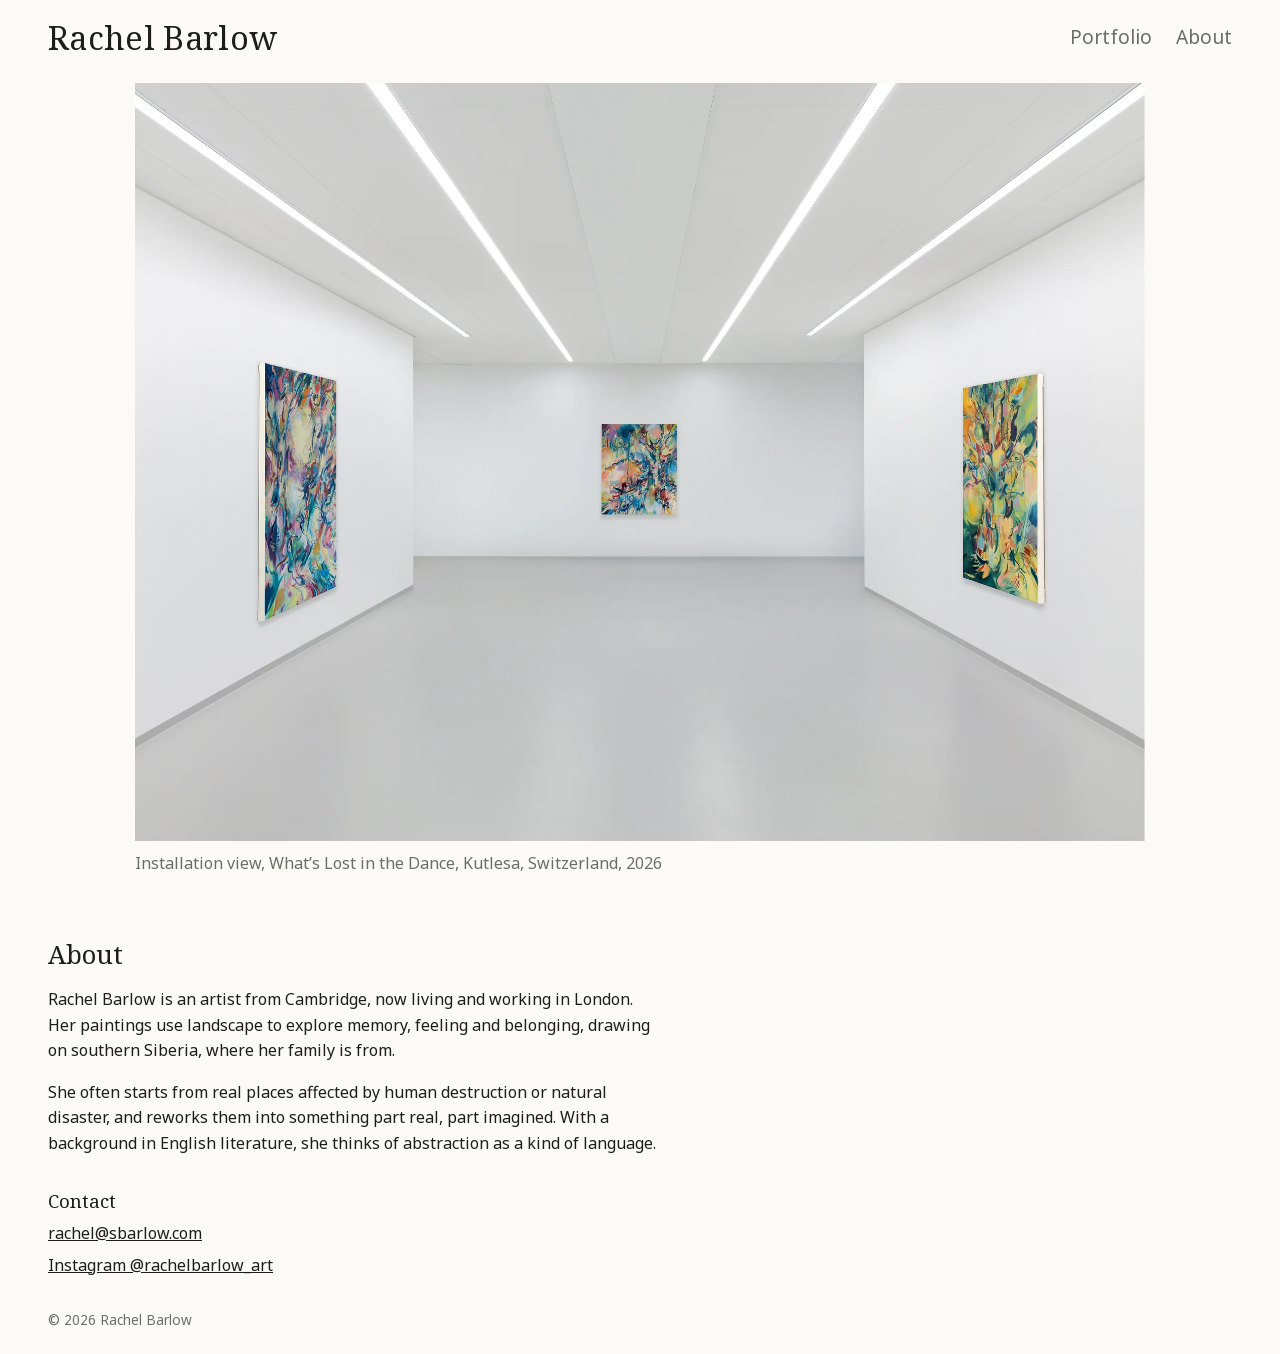
<file: index.html>
<!DOCTYPE html>
<html lang="en">
  <head>
    <meta charset="utf-8" />
    <meta name="viewport" content="width=device-width, initial-scale=1" />
    <title>Rachel Barlow</title>
    <meta name="description" content="The work of artist Rachel Barlow" />
    <link rel="icon" href="favicon.svg" type="image/svg+xml" />
    <link rel="apple-touch-icon" href="apple-touch-icon.png" />
    <link rel="preload" href="fonts/noto-sans.woff2" as="font" type="font/woff2" crossorigin />
    <link rel="preload" href="fonts/noto-serif.woff2" as="font" type="font/woff2" crossorigin />
    <link rel="stylesheet" href="css/style.css" />
    <script src="js/main.js" defer></script>
  </head>
  <body>
    <header class="site-header">
      <a class="site-name" href="./" data-site="name">Rachel Barlow</a>
      <nav>
        <a href="portfolio">Portfolio</a>
        <a href="#about">About</a>
      </nav>
    </header>

    <main>
      <section class="featured" aria-label="Featured work"></section>

      <section id="about" class="text-section">
        <h2>About</h2>
        <div data-site="about"></div>
        <h3>Contact</h3>
        <ul class="contact-links"></ul>
      </section>
    </main>

    <footer class="site-footer">
      <p>© <span data-year></span> <span data-site="name">Rachel Barlow</span></p>
    </footer>
  </body>
</html>
</file>
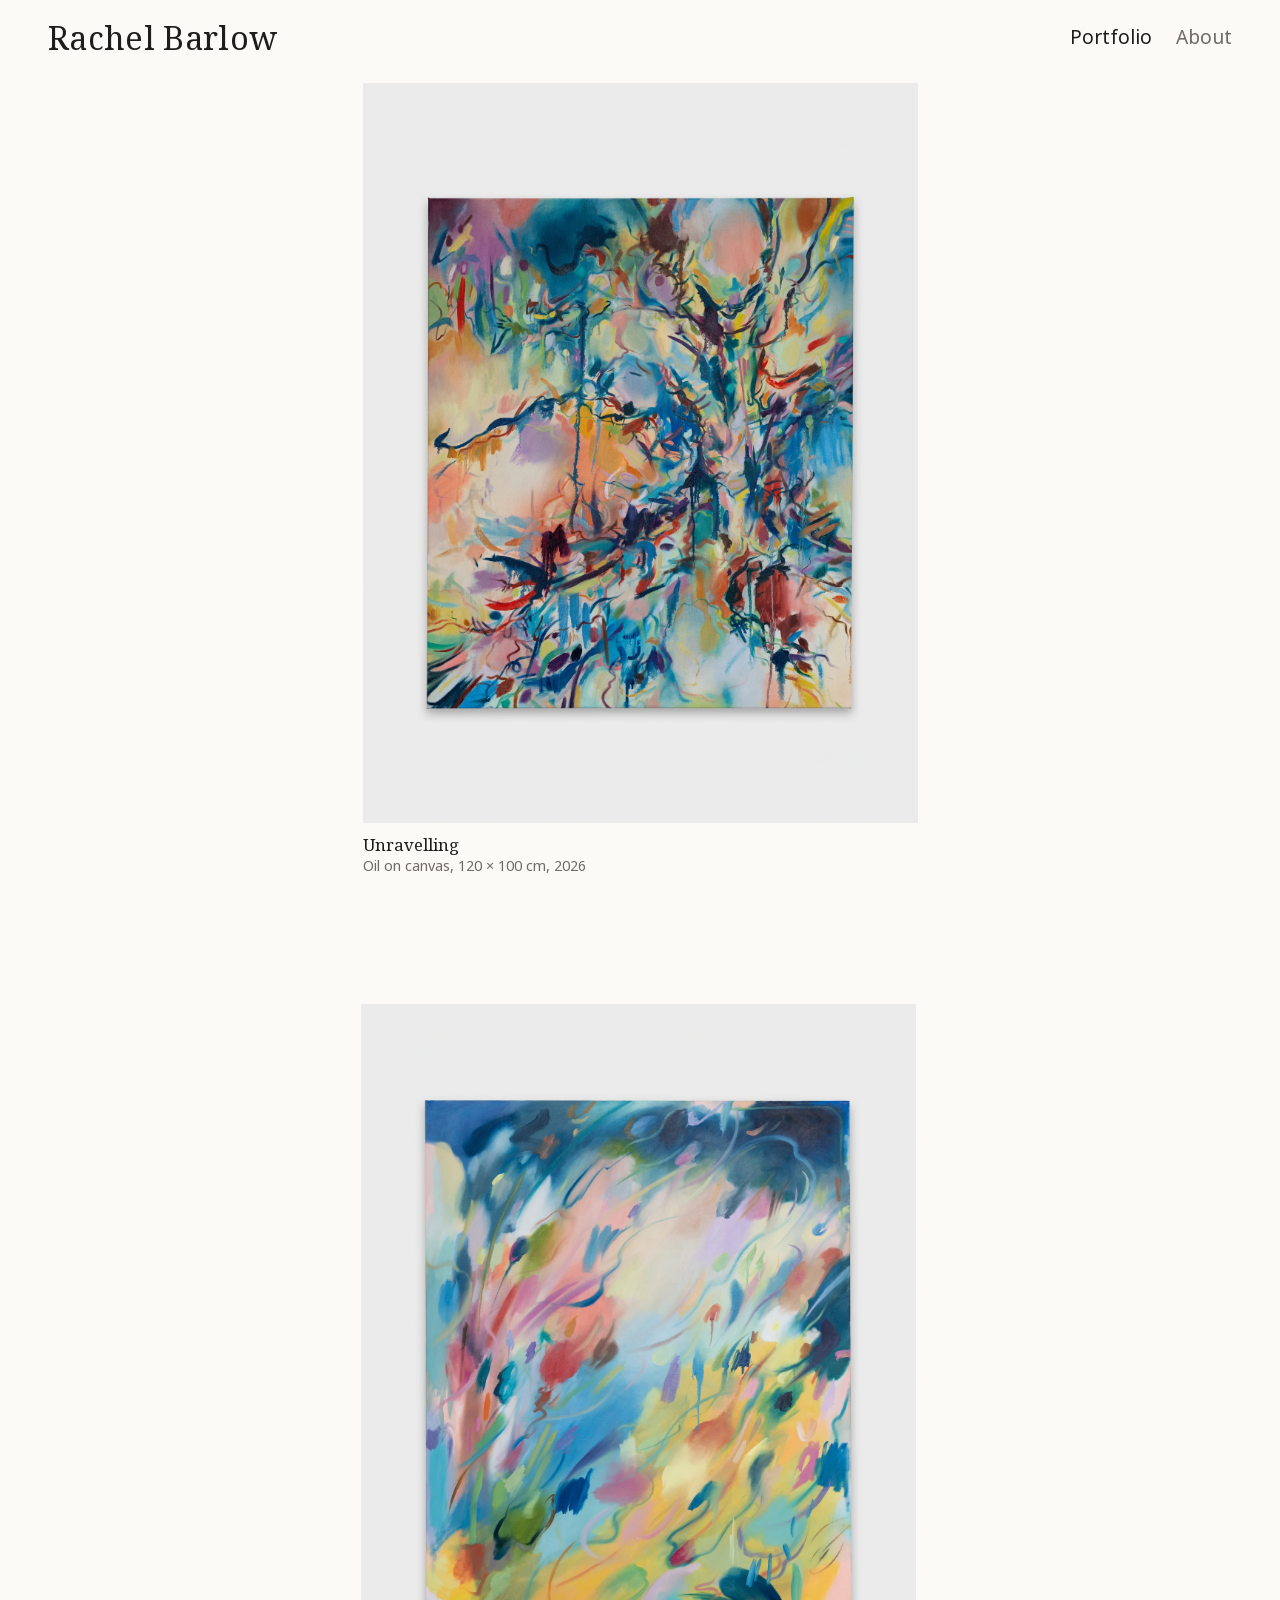
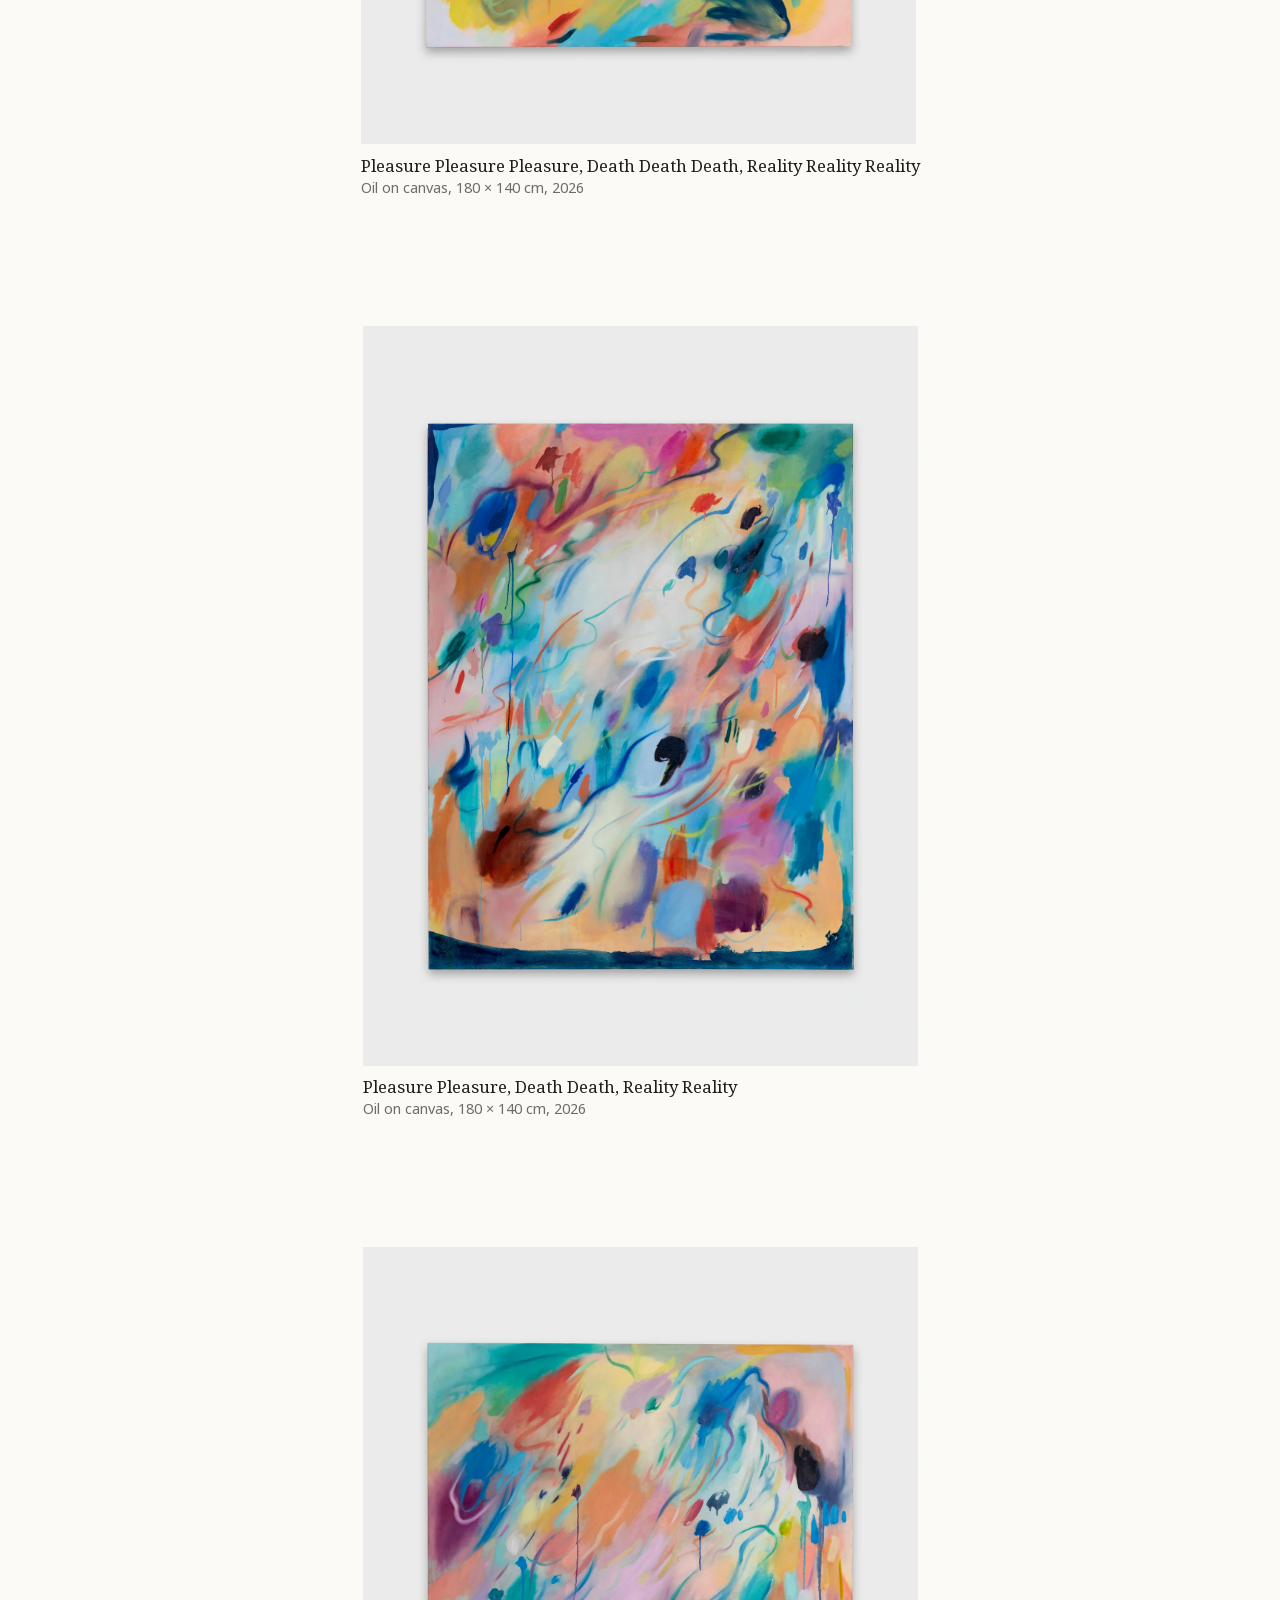
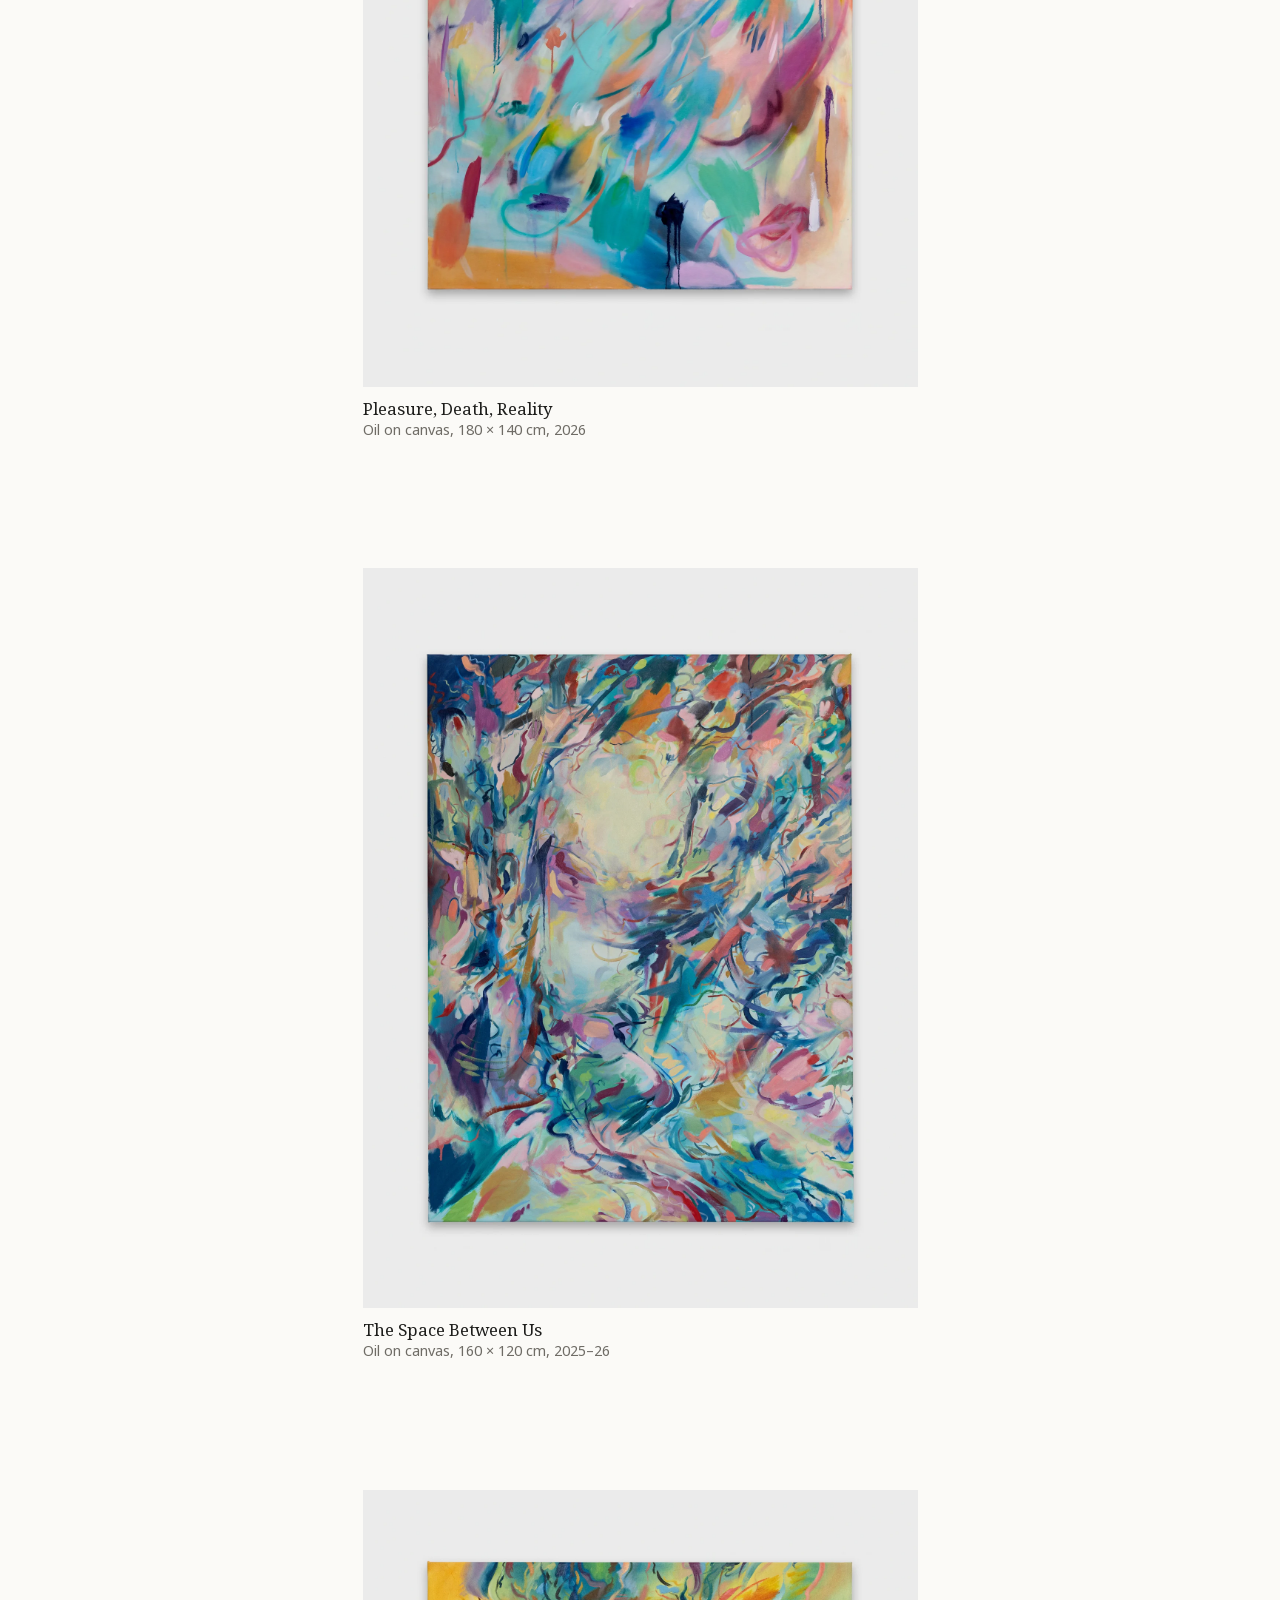
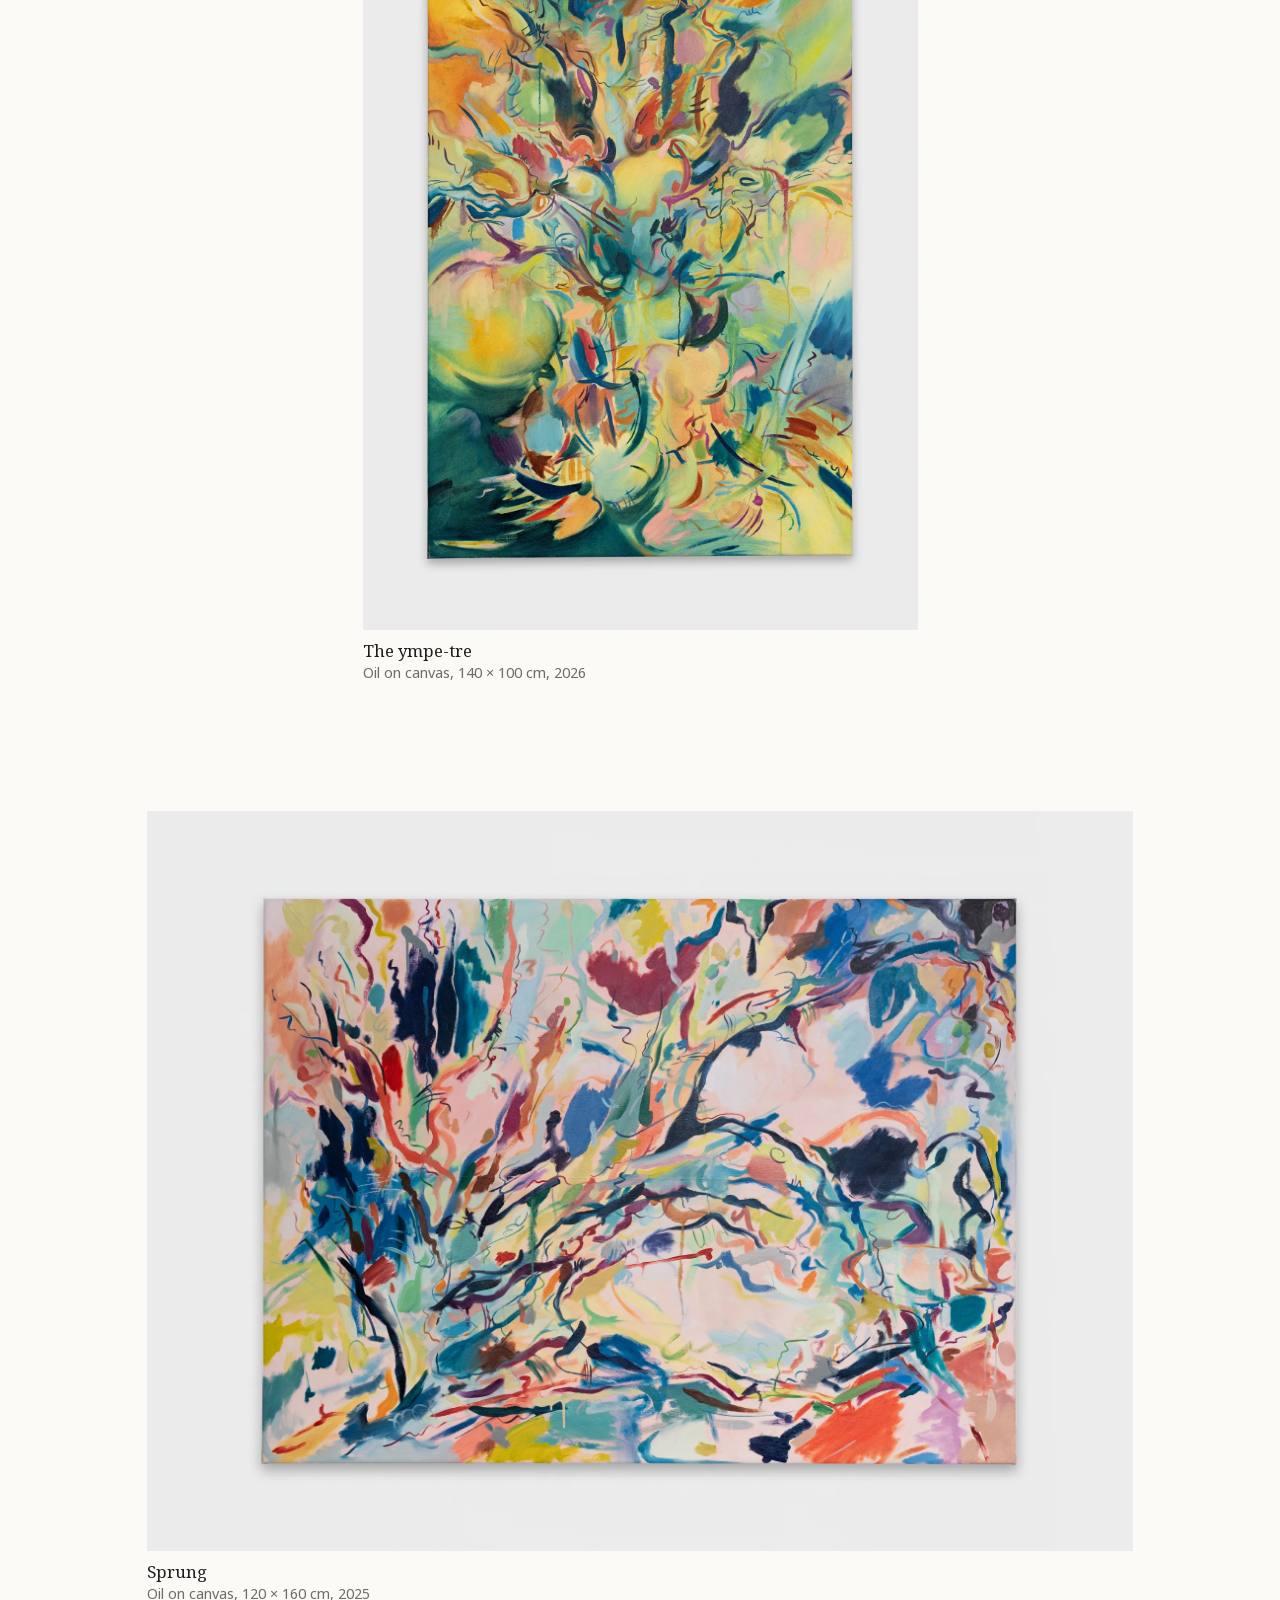
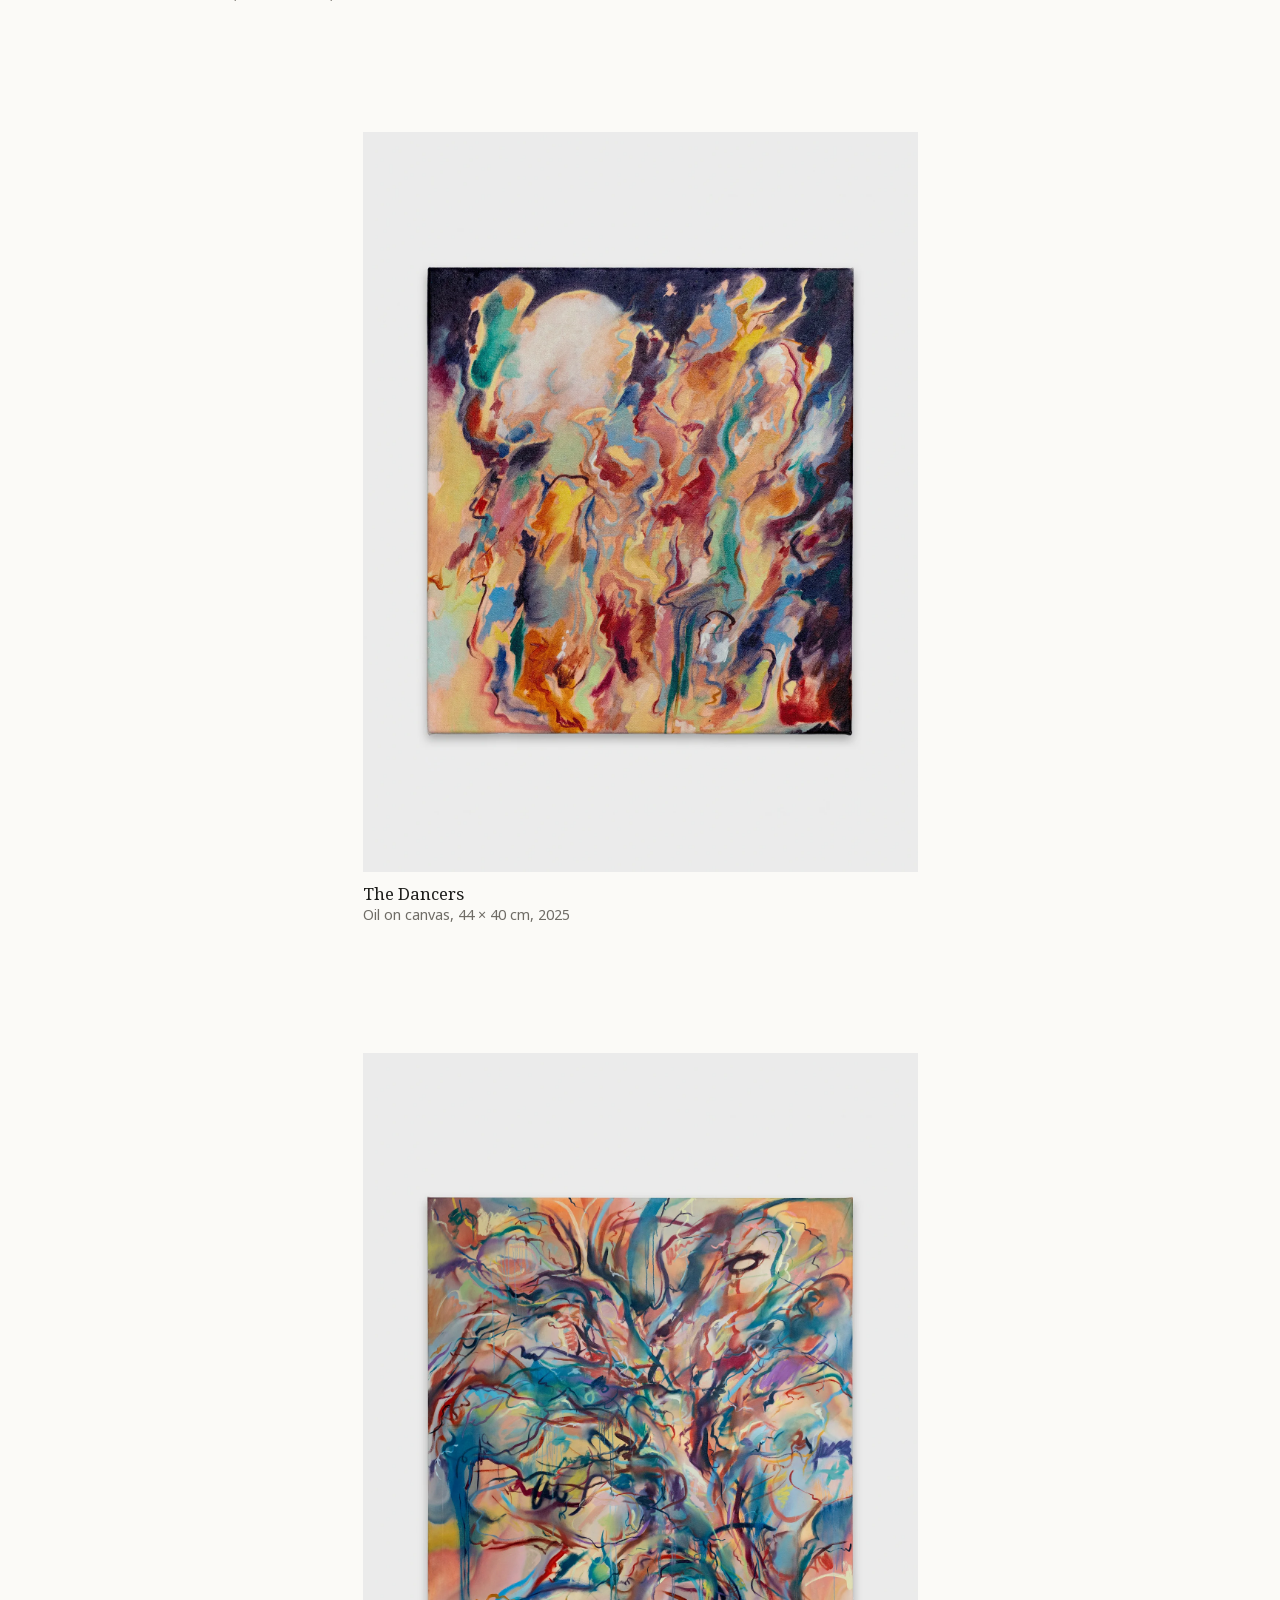
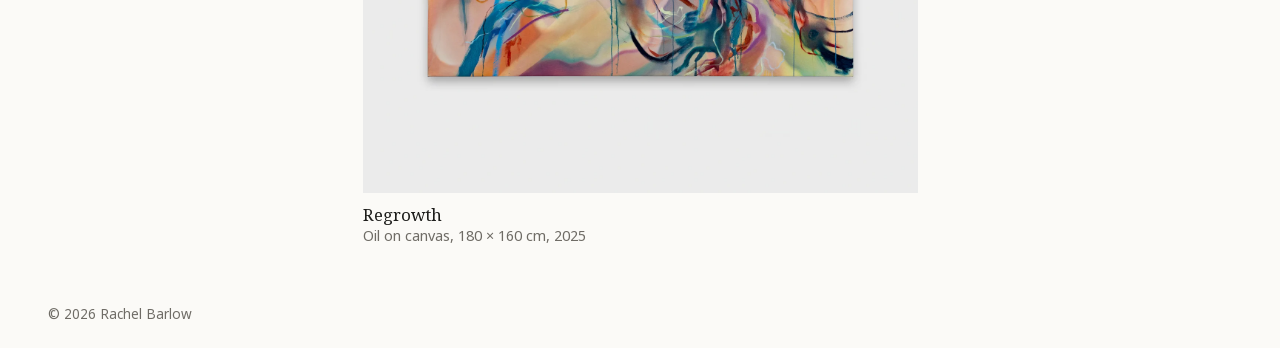
<file: portfolio.html>
<!DOCTYPE html>
<html lang="en">
  <head>
    <meta charset="utf-8" />
    <meta name="viewport" content="width=device-width, initial-scale=1" />
    <title>Rachel Barlow · Portfolio</title>
    <meta name="description" content="The portfolio of artist Rachel Barlow" />
    <link rel="icon" href="favicon.svg" type="image/svg+xml" />
    <link rel="apple-touch-icon" href="apple-touch-icon.png" />
    <link rel="preload" href="fonts/noto-sans.woff2" as="font" type="font/woff2" crossorigin />
    <link rel="preload" href="fonts/noto-serif.woff2" as="font" type="font/woff2" crossorigin />
    <link rel="stylesheet" href="css/style.css" />
    <script src="js/main.js" defer></script>
  </head>
  <body data-page-title="Portfolio">
    <header class="site-header">
      <a class="site-name" href="./" data-site="name">Rachel Barlow</a>
      <nav>
        <a href="portfolio" aria-current="page">Portfolio</a>
        <a href="./#about">About</a>
      </nav>
    </header>

    <main>
      <section aria-label="Portfolio">
        <ul class="gallery"></ul>
      </section>
    </main>

    <footer class="site-footer">
      <p>© <span data-year></span> <span data-site="name">Rachel Barlow</span></p>
    </footer>

    <dialog class="lightbox" aria-label="Artwork" tabindex="-1">
      <button class="lightbox-close" aria-label="Close">×</button>
      <button class="lightbox-prev" aria-label="Previous">‹</button>
      <figure>
        <img alt="" />
        <figcaption></figcaption>
      </figure>
      <button class="lightbox-next" aria-label="Next">›</button>
    </dialog>
  </body>
</html>
</file>
<file: css/style.css>
@font-face {
  font-family: "Noto Sans";
  src: url("../fonts/noto-sans.woff2") format("woff2");
  font-weight: 300 400;
  font-display: swap;
}

@font-face {
  font-family: "Noto Serif";
  src: url("../fonts/noto-serif.woff2") format("woff2");
  font-weight: 400;
  font-display: swap;
}

:root {
  --bg: #fbfaf7;
  --text: #1d1d1b;
  --muted: #6f6c66;
  --serif: "Noto Serif", Georgia, serif;
  --sans: "Noto Sans", system-ui, sans-serif;
  --gutter: clamp(16px, 4vw, 48px);
}

* { box-sizing: border-box; }

html { scroll-behavior: smooth; scroll-padding-top: 5rem; }

body {
  margin: 0;
  background: var(--bg);
  color: var(--text);
  font: 16px/1.6 var(--sans);
  -webkit-font-smoothing: antialiased;
  /* Footer sits at the bottom of the window when the page is short. */
  display: flex;
  flex-direction: column;
  min-height: 100dvh;
}

a { color: inherit; }

img { display: block; max-width: 100%; height: auto; }

/* Header */

.site-header {
  position: sticky;
  top: 0;
  z-index: 10;
  display: flex;
  flex-wrap: wrap;
  align-items: center;
  justify-content: space-between;
  gap: 0.5rem 1rem;
  padding: 1.25rem var(--gutter);
  background: color-mix(in srgb, var(--bg) 92%, transparent);
  backdrop-filter: blur(8px);
}

.site-name {
  font: 400 clamp(1.5rem, 3vw, 2rem)/1.1 var(--serif);
  letter-spacing: 0.01em;
  text-decoration: none;
}

.site-header nav { display: flex; gap: 1.5rem; }

.site-header nav a {
  color: var(--muted);
  font-size: clamp(0.95rem, 1.5vw, 1.2rem);
  text-decoration: none;
}

.site-header nav a:hover,
.site-header nav a[aria-current="page"] { color: var(--text); }

main { flex: 1; padding: 0 var(--gutter); }

/* Gallery: one work after another, each sized to fit the screen. */

.gallery {
  display: flex;
  flex-direction: column;
  align-items: center;
  gap: clamp(4rem, 10vw, 8rem);
  margin: 0;
  padding: 0.5rem 0 2rem;
  list-style: none;
}

.gallery li { width: fit-content; max-width: 100%; }

.gallery button {
  display: block;
  width: 100%;
  padding: 0;
  border: 0;
  background: none;
  color: inherit;
  font: inherit;
  text-align: left;
  cursor: zoom-in;
}

.gallery img {
  width: auto;
  max-height: calc(100dvh - 10rem);
  transition: opacity 0.2s;
}

.gallery button:hover img { opacity: 0.88; }

.caption {
  display: block;
  margin-top: 0.6rem;
  font-size: 0.9rem;
  line-height: 1.4;
}

.caption-title { font-family: var(--serif); font-size: 1.05rem; }

.caption-meta { display: block; color: var(--muted); }

/* About & contact */

.text-section {
  max-width: 38rem;
  padding: clamp(2rem, 5vw, 4rem) 0 0;
}

.text-section h2 {
  margin: 0 0 1rem;
  font: 400 1.6rem/1.2 var(--serif);
}

.text-section p { margin: 0 0 1em; }

.text-section h3 {
  margin: 2rem 0 0.5rem;
  font: 400 1.15rem/1.3 var(--serif);
}

.contact-links { margin: 0; padding: 0; list-style: none; }

.contact-links li { margin-bottom: 0.4rem; }

.site-footer {
  padding: 1.5rem var(--gutter);
  color: var(--muted);
  font-size: 0.85rem;
}

.site-footer p { margin: 0; }

/* Lightbox */

.lightbox {
  width: 100vw;
  max-width: none;
  height: 100dvh;
  max-height: none;
  margin: 0;
  padding: 0;
  border: 0;
  background: var(--bg);
  color: var(--text);
}

.lightbox:focus { outline: none; }

.lightbox[open] {
  display: grid;
  grid-template-columns: auto 1fr auto;
  align-items: center;
}

/* The dialog itself covers the screen, so it can fade over the page. */
.lightbox::backdrop { background: none; }

.lightbox figure {
  display: flex;
  flex-direction: column;
  align-items: center;
  justify-content: center;
  gap: 1rem;
  height: 100%;
  min-width: 0;
  margin: 0;
  padding: 4rem 0 1.5rem;
  position: relative;
}

.lightbox img {
  max-height: calc(100dvh - 11.5rem);
  width: auto;
  object-fit: contain;
}

/* The outgoing image and caption during a crossfade, placed by JS beneath
   the incoming ones. */
.lightbox img, .lightbox figcaption { position: relative; z-index: 1; }
.lightbox .lightbox-fading { position: absolute; z-index: 0; pointer-events: none; }

.lightbox figcaption { padding: 0 1rem; text-align: center; font-size: 0.9rem; }

.lightbox .copyright { display: block; margin-top: 0.25rem; color: var(--muted); font-size: 0.8rem; }

.lightbox button {
  border: 0;
  background: none;
  color: var(--muted);
  font: 300 2.5rem/1 var(--sans);
  cursor: pointer;
}

.lightbox button:hover { color: var(--text); }

.lightbox-prev, .lightbox-next { height: 100%; padding: 0 clamp(0.25rem, 2vw, 1.5rem); }

.lightbox-close { position: absolute; z-index: 1; top: 0.75rem; right: 1rem; padding: 0.25rem 0.5rem; }

/* On phones, arrows sit under the image; swiping also works. */
@media (max-width: 559px) {
  .lightbox[open] { grid-template-columns: 1fr 1fr; grid-template-rows: 1fr auto; }
  .lightbox figure { grid-column: 1 / -1; grid-row: 1; padding: 3rem 16px 0.5rem; }
  .lightbox img { max-height: calc(100dvh - 15.5rem); }
  .lightbox-prev, .lightbox-next { grid-row: 2; height: auto; padding: 0.5rem 0 1.25rem; }
}

@media (prefers-reduced-motion: reduce) {
  html { scroll-behavior: auto; }
}

/* Home: headline work */

.featured {
  width: fit-content;
  max-width: 100%;
  margin: 0 auto;
  padding-top: 0.5rem;
}

.featured img {
  width: auto;
  max-height: calc(100dvh - 14rem);
}

.featured-caption {
  /* Match the image's width instead of widening the container. */
  width: 0;
  min-width: 100%;
  margin-top: 0.6rem;
}

/* On very short screens (landscape phones) let the caption run wider than the
   image, otherwise it wraps onto several lines and squeezes the image. */
@media (max-height: 500px) {
  .featured-caption { width: auto; }
}
</file>
